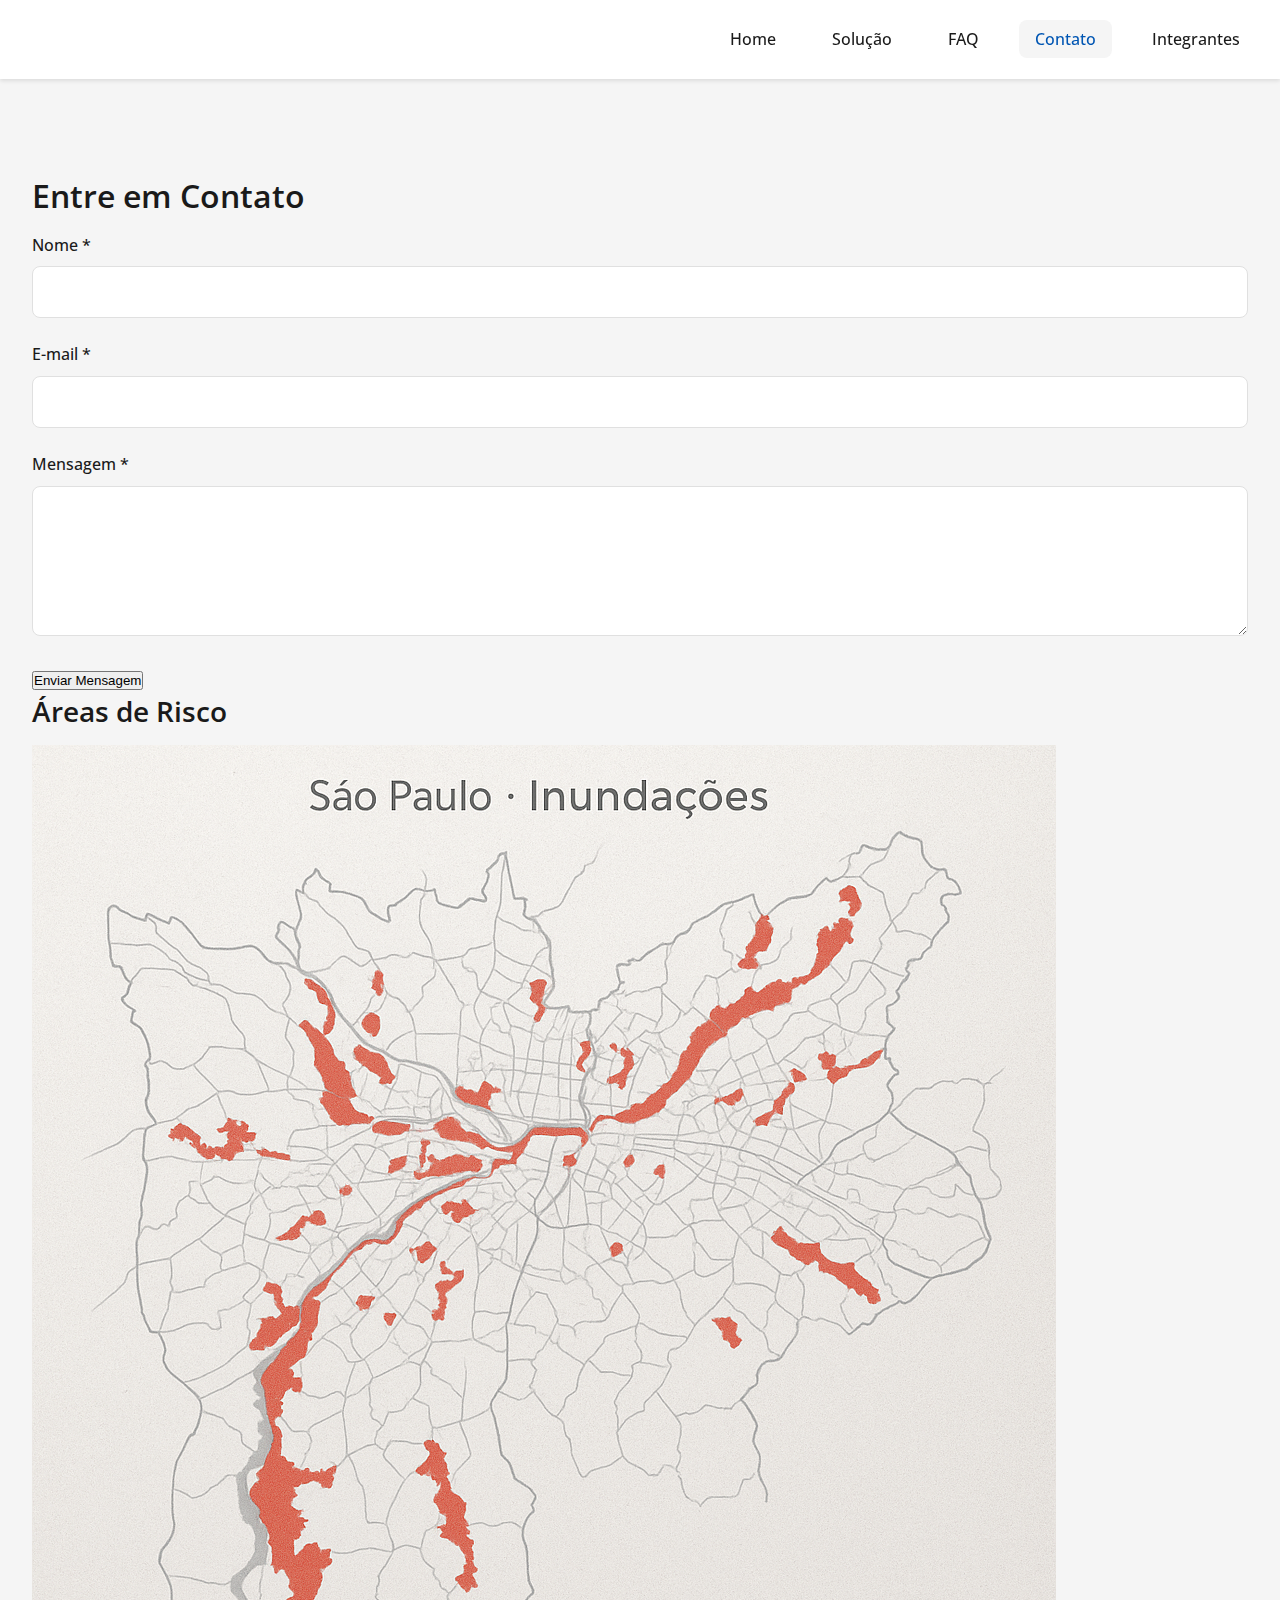
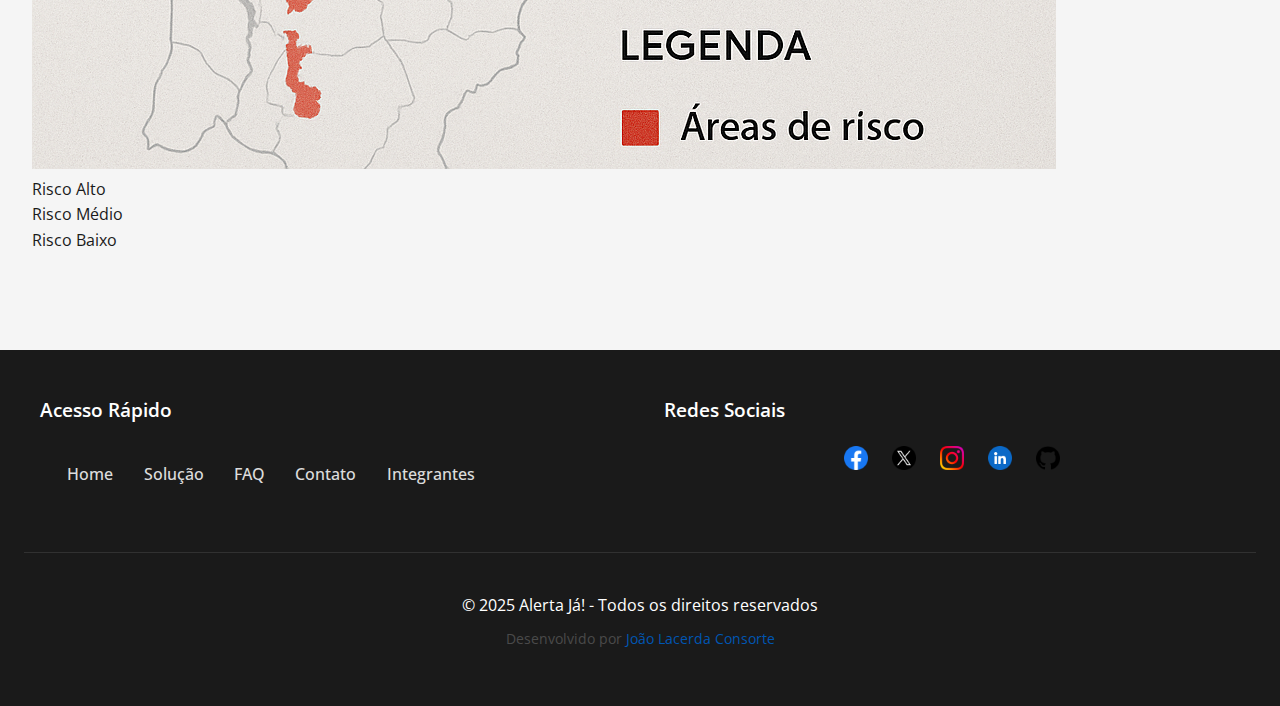
<file: contato.html>
<!DOCTYPE html>
<html lang="pt-BR">
<head>
    <meta charset="UTF-8">
    <meta name="viewport" content="width=device-width, initial-scale=1.0">
    <title>Alerta Já! - Contato</title>
    <meta name="description" content="Entre em contato com a equipe do Alerta Já! - Sistema de alerta de enchentes">

    <!-- Script principal com funcionalidades gerais -->
    <script type="text/javascript" src="js/main.js" defer></script>
    <!-- Script de validação do formulário de contato -->
    <script type="text/javascript" src="js/form-validation.js" defer></script>
    <!-- Script de funcionalidades de emergência -->
    <script type="text/javascript" src="js/emergency.js" defer></script>

    <!--Import dos Arquivos .css -->
    <link rel="stylesheet" href="css/styles.css">
    <link rel="stylesheet" href="css/menu-mobile.css">
    <link rel="icon" type="image/x-icon" href="assets/icons/favicon.ico">
</head>
<body>
    <header>
        <nav aria-label="Navegação principal">
            <div class="logo">
                <h1>Alerta Já!</h1>
            </div>
            <button class="menu-toggle" aria-label="Abrir menu" aria-expanded="false" aria-controls="menu-mobile">
                <span></span>
                <span></span>
                <span></span>
            </button>
            <ul class="nav-links" id="menu-mobile">
                <li><a href="index.html">Home</a></li>
                <li><a href="solucao.html">Solução</a></li>
                <li><a href="faq.html">FAQ</a></li>
                <li><a href="contato.html" class="active" aria-current="page">Contato</a></li>
                <li><a href="integrantes.html">Integrantes</a></li>
            </ul>
        </nav>
    </header>
    <div class="menu-overlay"></div>

    <main>
        <section class="contato-section" aria-labelledby="contato-title">
            <h2 id="contato-title">Entre em Contato</h2>
            <div class="contato-grid">
                <div class="form-container">
                    <form id="contatoForm" action="https://formsubmit.co/joaovitorlacerda51@gmail.com" method="POST">
                        <div class="form-group">
                          <label for="nome">Nome *</label>
                          <input type="text" id="nome" name="nome" required>
                          <span class="erro" id="nomeErro">Por favor, insira seu nome.</span>
                        </div>
                      
                        <div class="form-group">
                          <label for="email">E-mail *</label>
                          <input type="email" id="email" name="email" required>
                          <span class="erro" id="emailErro">Por favor, insira um e-mail válido.</span>
                        </div>
                      
                        <div class="form-group">
                          <label for="mensagem">Mensagem *</label>
                          <textarea id="mensagem" name="mensagem" required></textarea>
                          <span class="erro" id="mensagemErro">Por favor, insira sua mensagem.</span>
                        </div>
                      
                        <!-- Campos ocultos do FormSubmit -->
                        <input type="hidden" name="_captcha" value="false">
                        <input type="hidden" name="_next" value="https://alertaja.netlify.app/obrigado">
                        <input type="hidden" name="_subject" value="Nova mensagem do site Alerta Já!">
                        <input type="hidden" name="_template" value="table">
                        <input type="hidden" name="_autoresponse" value="Recebemos sua mensagem! Entraremos em contato em breve.">
                      
                        <button type="submit" class="btn-enviar">Enviar Mensagem</button>
                      </form>                      
                </div>

                <div class="mapa-container">
                    <h3>Áreas de Risco</h3>
                    <img src="assets/images/mapa-areas-risco.jpg" alt="Mapa de áreas de risco de enchentes em São Paulo e Rio de Janeiro" class="mapa-risco">
                    <div class="mapa-legenda">
                        <div class="legenda-item">
                            <span class="legenda-cor risco-alto"></span>
                            Risco Alto
                        </div>
                        <div class="legenda-item">
                            <span class="legenda-cor risco-medio"></span>
                            Risco Médio
                        </div>
                        <div class="legenda-item">
                            <span class="legenda-cor risco-baixo"></span>
                            Risco Baixo
                        </div>
                    </div>
                </div>
            </div>
        </section>
    </main>

    <footer>
        <div class="footer-content">
            <div class="footer-section">
                <h3>Acesso Rápido</h3>
                <nav class="footer-quick-access" aria-label="Acesso rápido">
                    <a href="index.html">Home</a>
                    <a href="solucao.html">Solução</a>
                    <a href="faq.html">FAQ</a>
                    <a href="contato.html">Contato</a>
                    <a href="integrantes.html">Integrantes</a>
                </nav>
            </div>
            <div class="footer-section">
                <h3>Redes Sociais</h3>
                <div class="social-links">
                    <a href="#" aria-label="Facebook do Alerta Já!">
                        <img src="assets/icons/facebook.png" alt="Facebook" style="width: 24px; height: 24px; object-fit: contain;">
                    </a>
                    <a href="#" aria-label="Twitter do Alerta Já!">
                        <img src="assets/icons/twitter.png" alt="Twitter" style="width: 24px; height: 24px; object-fit: contain;">
                    </a>
                    <a href="#" aria-label="Instagram do Alerta Já!">
                        <img src="assets/icons/instagram.png" alt="Instagram" style="width: 24px; height: 24px; object-fit: contain;">
                    </a>
                    <a href="#" aria-label="LinkedIn do Alerta Já!">
                        <img src="assets/icons/linkedin.png" alt="LinkedIn" style="width: 24px; height: 24px; object-fit: contain;">
                    </a>
                    <a href="#" aria-label="GitHub do Alerta Já!">
                        <img src="assets/icons/github.png" alt="GitHub" style="width: 24px; height: 24px; object-fit: contain;">
                    </a>
                </div>
            </div>
        </div>
        <div class="footer-bottom">
            <p>&copy; 2025 Alerta Já! - Todos os direitos reservados</p>
            <p class="author">Desenvolvido por <a href="https://github.com/joaolacerdaconsorte" target="_blank" rel="noopener noreferrer">João Lacerda Consorte</a></p>
        </div>
    </footer>
</body>
</html>
</file>
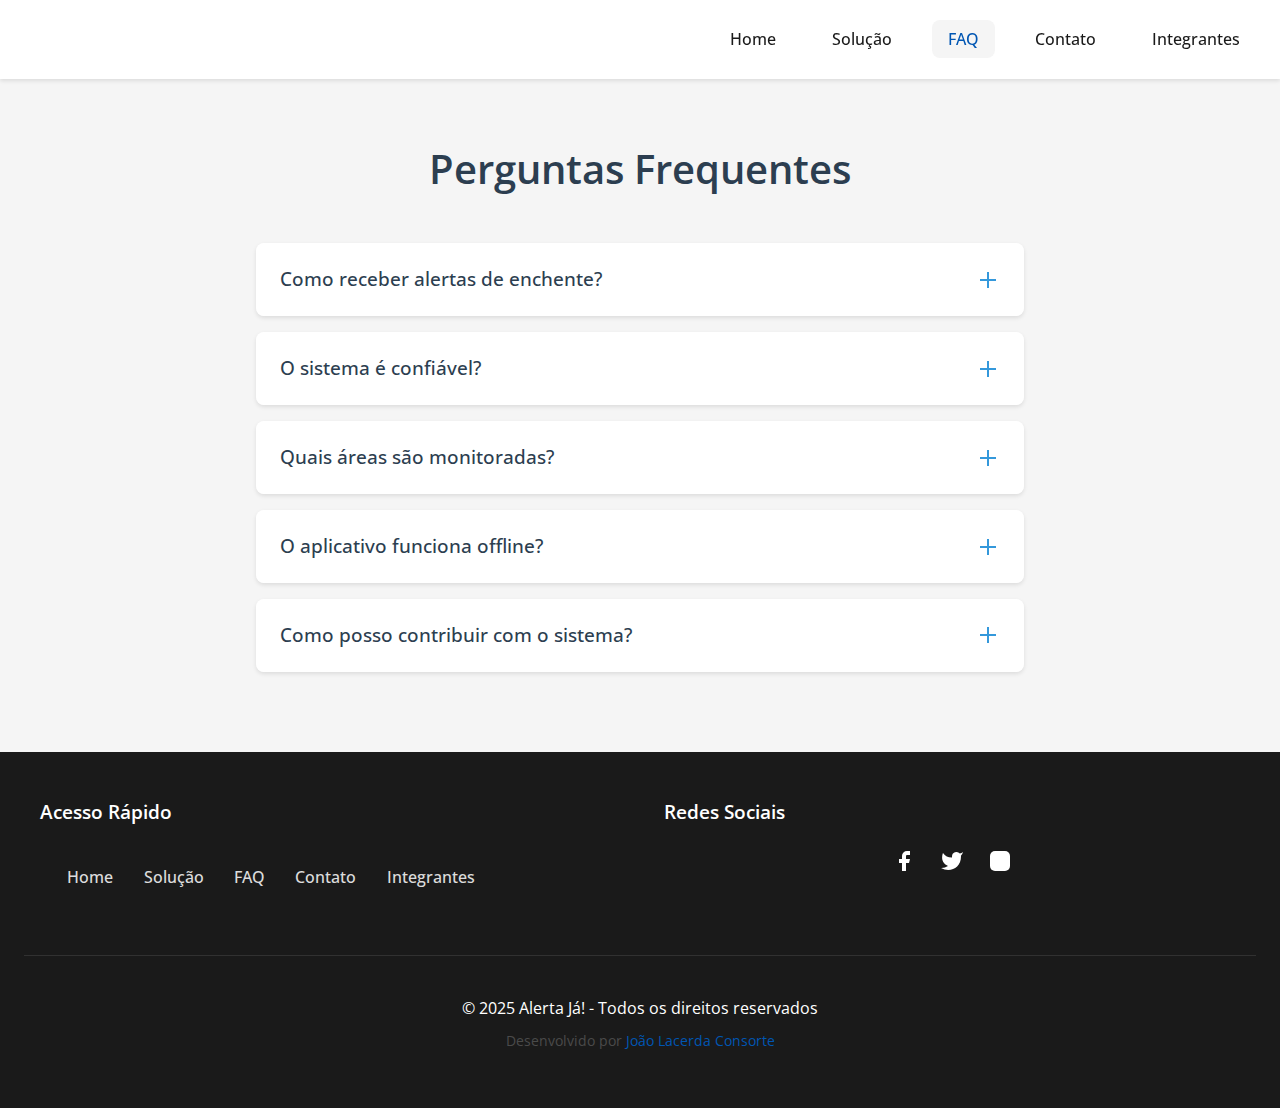
<file: faq.html>
<!DOCTYPE html>
<html lang="pt-BR">
<head>
    <meta charset="UTF-8">
    <meta name="viewport" content="width=device-width, initial-scale=1.0">
    <title>Alerta Já! - Perguntas Frequentes</title>
    <meta name="description" content="Tire suas dúvidas sobre o sistema de alerta de enchentes Alerta Já!">
    <link rel="stylesheet" href="css/styles.css">
    <link rel="icon" type="image/x-icon" href="assets/icons/favicon.ico">
    <style>
        .faq-section {
            padding: 4rem 1rem;
            max-width: 800px;
            margin: 0 auto;
        }

        .faq-section h2 {
            text-align: center;
            color: #2c3e50;
            margin-bottom: 3rem;
            font-size: 2.5rem;
        }

        .faq-list {
            list-style: none;
            padding: 0;
        }

        .faq-item {
            margin-bottom: 1rem;
            border-radius: 8px;
            box-shadow: 0 2px 4px rgba(0, 0, 0, 0.1);
            overflow: hidden;
        }

        .faq-question {
            background: #fff;
            padding: 1.5rem;
            cursor: pointer;
            display: flex;
            justify-content: space-between;
            align-items: center;
            transition: background-color 0.3s ease;
        }

        .faq-question:hover {
            background: #f8f9fa;
        }

        .faq-question h3 {
            margin: 0;
            color: #2c3e50;
            font-size: 1.2rem;
            font-weight: 500;
        }

        .faq-toggle {
            width: 24px;
            height: 24px;
            position: relative;
            transition: transform 0.3s ease;
        }

        .faq-toggle::before,
        .faq-toggle::after {
            content: '';
            position: absolute;
            background: #3498db;
            transition: transform 0.3s ease;
        }

        .faq-toggle::before {
            width: 2px;
            height: 16px;
            top: 4px;
            left: 11px;
        }

        .faq-toggle::after {
            width: 16px;
            height: 2px;
            top: 11px;
            left: 4px;
        }

        .faq-item.active .faq-toggle::before {
            transform: rotate(90deg);
        }

        .faq-answer {
            background: #fff;
            padding: 0;
            max-height: 0;
            overflow: hidden;
            transition: all 0.3s ease;
        }

        .faq-answer p {
            margin: 0;
            padding: 1.5rem;
            color: #666;
            line-height: 1.6;
        }

        .faq-item.active .faq-answer {
            max-height: 500px;
            border-top: 1px solid #eee;
        }

        @media (max-width: 768px) {
            .faq-section {
                padding: 2rem 1rem;
            }

            .faq-section h2 {
                font-size: 2rem;
                margin-bottom: 2rem;
            }

            .faq-question h3 {
                font-size: 1.1rem;
            }
        }
    </style>
</head>
<body>
    <header>
        <nav aria-label="Navegação principal">
            <div class="logo">
                <h1>Alerta Já!</h1>
            </div>
            <ul class="nav-links">
                <li><a href="index.html">Home</a></li>
                <li><a href="solucao.html">Solução</a></li>
                <li><a href="faq.html" class="active" aria-current="page">FAQ</a></li>
                <li><a href="contato.html">Contato</a></li>
                <li><a href="integrantes.html">Integrantes</a></li>
            </ul>
        </nav>
    </header>

    <main>
        <section class="faq-section" aria-labelledby="faq-title">
            <h2 id="faq-title">Perguntas Frequentes</h2>
            <dl class="faq-list">
                <div class="faq-item">
                    <dt class="faq-question">
                        <h3>Como receber alertas de enchente?</h3>
                        <span class="faq-toggle" aria-hidden="true"></span>
                    </dt>
                    <dd class="faq-answer">
                        <p>Para receber alertas, basta baixar o aplicativo Alerta Já! e criar uma conta. Após o cadastro, você poderá ativar as notificações e selecionar as áreas de interesse para monitoramento. O app enviará alertas em tempo real quando houver risco de enchente nas regiões selecionadas.</p>
                    </dd>
                </div>

                <div class="faq-item">
                    <dt class="faq-question">
                        <h3>O sistema é confiável?</h3>
                        <span class="faq-toggle" aria-hidden="true"></span>
                    </dt>
                    <dd class="faq-answer">
                        <p>Sim! O Alerta Já! utiliza tecnologia avançada de sensores e análise de dados em tempo real. Nossos sensores são calibrados regularmente e o sistema é constantemente atualizado com dados meteorológicos oficiais. A precisão dos alertas é superior a 95%.</p>
                    </dd>
                </div>

                <div class="faq-item">
                    <dt class="faq-question">
                        <h3>Quais áreas são monitoradas?</h3>
                        <span class="faq-toggle" aria-hidden="true"></span>
                    </dt>
                    <dd class="faq-answer">
                        <p>Atualmente, o sistema monitora todas as regiões da cidade de São Paulo, com foco especial em áreas historicamente afetadas por enchentes. Estamos em constante expansão e em breve cobriremos outras cidades do estado. Você pode verificar a cobertura atual no mapa interativo do aplicativo.</p>
                    </dd>
                </div>

                <div class="faq-item">
                    <dt class="faq-question">
                        <h3>O aplicativo funciona offline?</h3>
                        <span class="faq-toggle" aria-hidden="true"></span>
                    </dt>
                    <dd class="faq-answer">
                        <p>Sim! O Alerta Já! mantém um cache dos dados mais recentes e pode funcionar mesmo sem conexão com a internet. No entanto, para receber alertas em tempo real, é necessário ter conexão ativa. Recomendamos manter os dados móveis ou Wi-Fi ativos para melhor experiência.</p>
                    </dd>
                </div>

                <div class="faq-item">
                    <dt class="faq-question">
                        <h3>Como posso contribuir com o sistema?</h3>
                        <span class="faq-toggle" aria-hidden="true"></span>
                    </dt>
                    <dd class="faq-answer">
                        <p>Você pode contribuir de várias formas: reportando problemas através do app, compartilhando fotos e informações sobre condições locais, e participando da comunidade de usuários. Além disso, você pode ajudar outros usuários compartilhando o aplicativo e conscientizando sobre a importância da prevenção.</p>
                    </dd>
                </div>
            </dl>
        </section>
    </main>

    <footer>
        <div class="footer-content">
            <div class="footer-section">
                <h3>Acesso Rápido</h3>
                <nav class="footer-quick-access" aria-label="Acesso rápido">
                    <a href="index.html">Home</a>
                    <a href="solucao.html">Solução</a>
                    <a href="faq.html">FAQ</a>
                    <a href="contato.html">Contato</a>
                    <a href="integrantes.html">Integrantes</a>
                </nav>
            </div>
            <div class="footer-section">
                <h3>Redes Sociais</h3>
                <div class="social-links">
                    <a href="#" aria-label="Facebook do Alerta Já!">
                        <svg class="social-icon" viewBox="0 0 24 24" fill="currentColor" aria-hidden="true">
                            <path d="M18 2h-3a5 5 0 0 0-5 5v3H7v4h3v8h4v-8h3l1-4h-4V7a1 1 0 0 1 1-1h3z"/>
                        </svg>
                    </a>
                    <a href="#" aria-label="Twitter do Alerta Já!">
                        <svg class="social-icon" viewBox="0 0 24 24" fill="currentColor" aria-hidden="true">
                            <path d="M23 3a10.9 10.9 0 0 1-3.14 1.53 4.48 4.48 0 0 0-7.86 3v1A10.66 10.66 0 0 1 3 4s-4 9 5 13a11.64 11.64 0 0 1-7 2c9 5 20 0 20-11.5a4.5 4.5 0 0 0-.08-.83A7.72 7.72 0 0 0 23 3z"/>
                        </svg>
                    </a>
                    <a href="#" aria-label="Instagram do Alerta Já!">
                        <svg class="social-icon" viewBox="0 0 24 24" fill="currentColor" aria-hidden="true">
                            <rect x="2" y="2" width="20" height="20" rx="5" ry="5"/>
                            <path d="M16 11.37A4 4 0 1 1 12.63 8 4 4 0 0 1 16 11.37z"/>
                            <line x1="17.5" y1="6.5" x2="17.51" y2="6.5"/>
                        </svg>
                    </a>
                </div>
            </div>
        </div>
        <div class="footer-bottom">
            <p>&copy; 2025 Alerta Já! - Todos os direitos reservados</p>
            <p class="author">Desenvolvido por <a href="https://github.com/joaolacerdaconsorte" target="_blank" rel="noopener noreferrer">João Lacerda Consorte</a></p>
        </div>
    </footer>

    <script>
        document.addEventListener('DOMContentLoaded', function() {
            const faqItems = document.querySelectorAll('.faq-item');
            
            faqItems.forEach(item => {
                const question = item.querySelector('.faq-question');
                const answer = item.querySelector('.faq-answer');
                
                question.addEventListener('click', () => {
                    const isActive = item.classList.contains('active');
                    
                    // Fecha todos os outros itens
                    faqItems.forEach(otherItem => {
                        if (otherItem !== item) {
                            otherItem.classList.remove('active');
                            otherItem.querySelector('.faq-answer').style.maxHeight = '0';
                        }
                    });
                    
                    // Toggle do item atual
                    item.classList.toggle('active');
                    answer.style.maxHeight = isActive ? '0' : answer.scrollHeight + 'px';
                });
            });
        });
    </script>
</body>
</html>
</file>
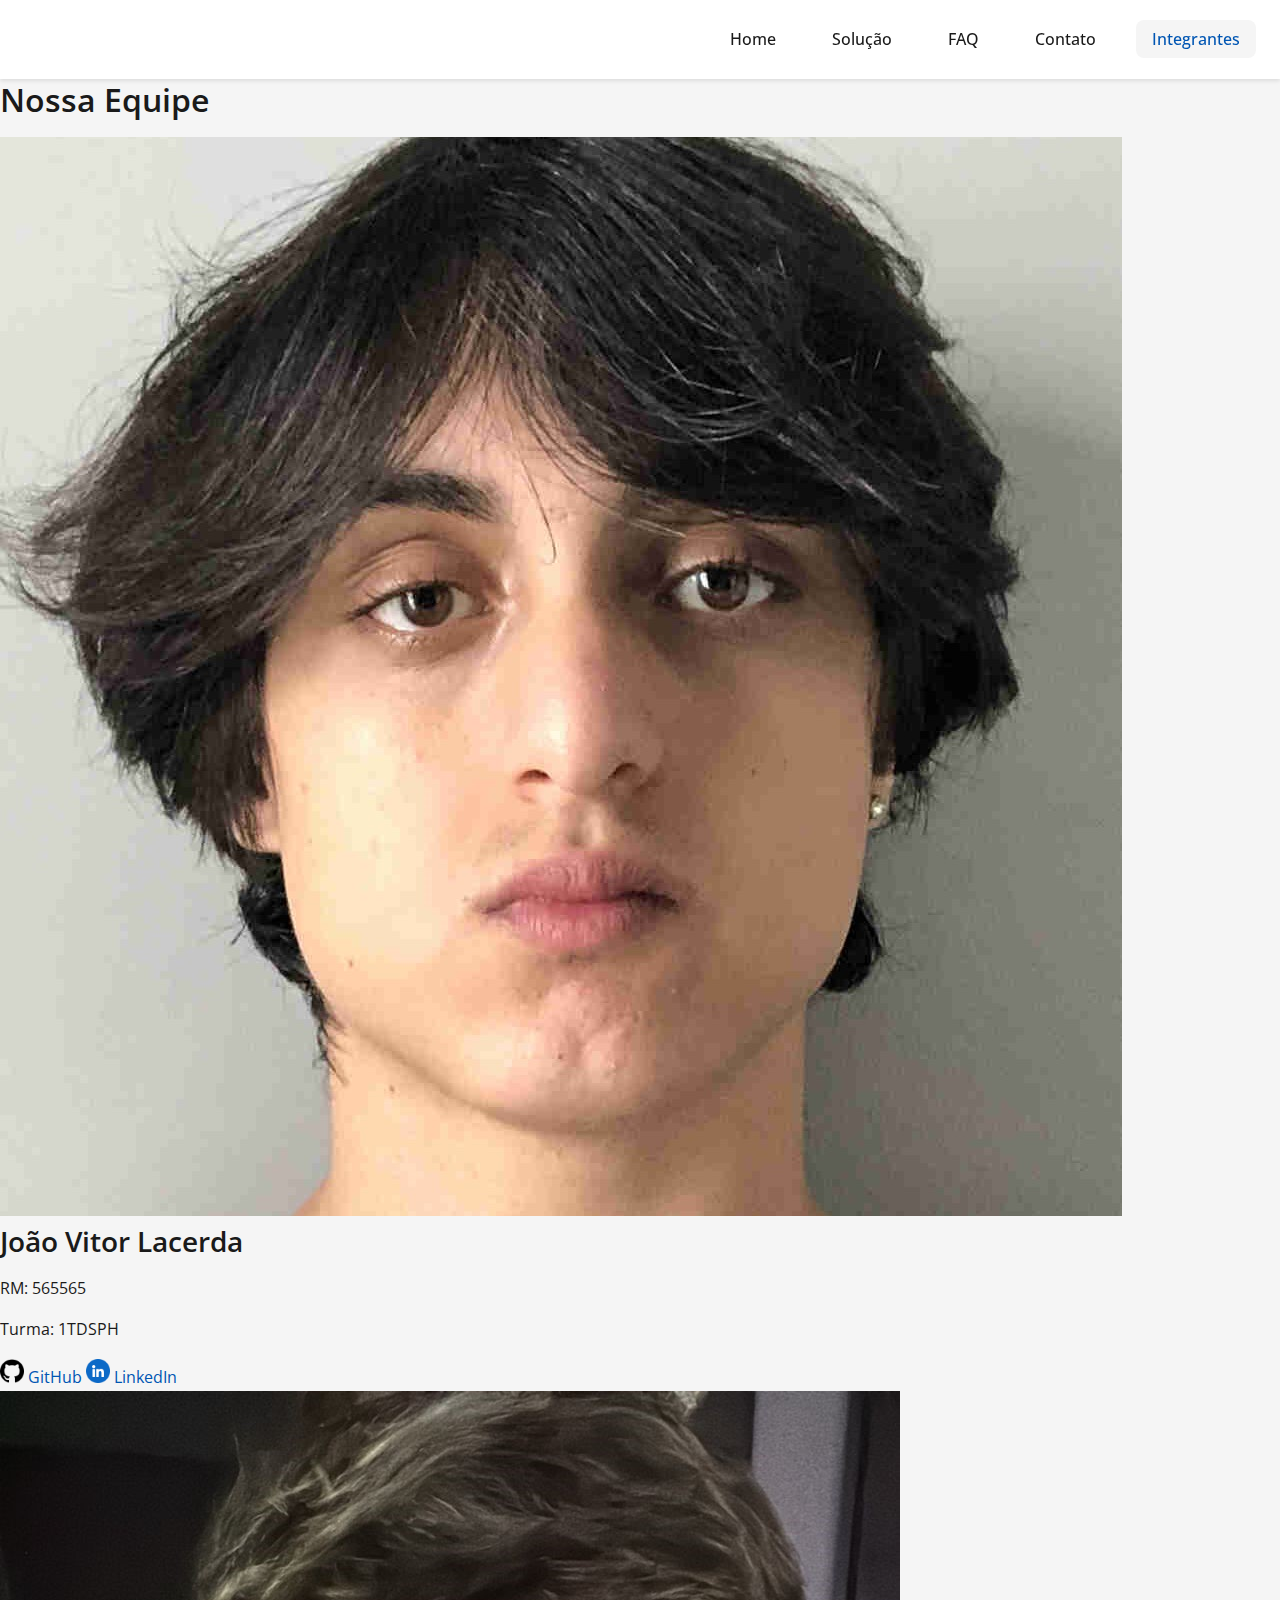
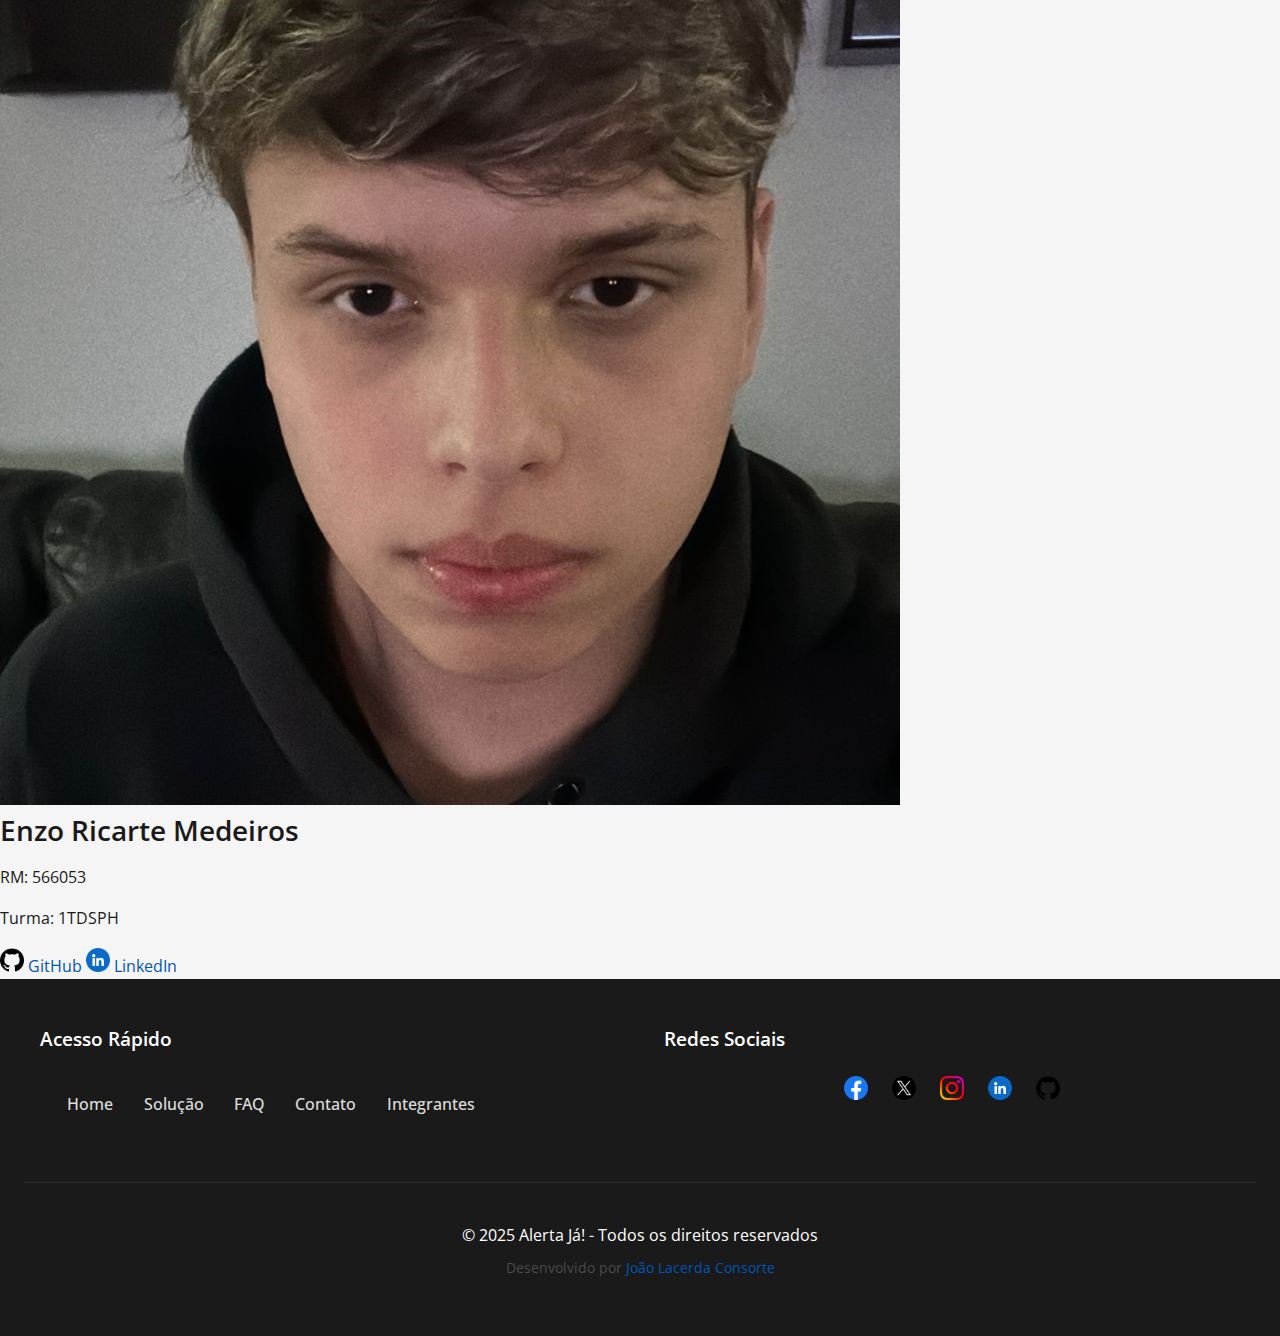
<file: integrantes.html>
<!DOCTYPE html>
<html lang="pt-BR">
<head>
    <meta charset="UTF-8">
    <meta name="viewport" content="width=device-width, initial-scale=1.0">
    <title>Alerta Já! - Nossa Equipe</title>
    <meta name="description" content="Conheça a equipe por trás do Alerta Já! - Sistema de alerta de enchentes">

    <!--Import Dos scripts com defer-->
    <script src="js/main.js" defer></script>
    <script src="js/emergency.js" defer></script>


    <!-- Import dos arquivos .css-->
    <link rel="stylesheet" href="css/styles.css">
    <link rel="stylesheet" href="css/menu-mobile.css">
    <link rel="icon" type="image/x-icon" href="assets/icons/favicon.ico">
</head>
<body>
    <header>
        <nav aria-label="Navegação principal">
            <div class="logo">
                <h1>Alerta Já!</h1>
            </div>
            <button class="menu-toggle" aria-label="Abrir menu" aria-expanded="false" aria-controls="menu-mobile">
                <span></span>
                <span></span>
                <span></span>
            </button>
            <ul class="nav-links" id="menu-mobile">
                <li><a href="index.html">Home</a></li>
                <li><a href="solucao.html">Solução</a></li>
                <li><a href="faq.html">FAQ</a></li>
                <li><a href="contato.html">Contato</a></li>
                <li><a href="integrantes.html" class="active" aria-current="page">Integrantes</a></li>
            </ul>
        </nav>
    </header>
    <div class="menu-overlay"></div>

    <main>
        <section class="equipe" aria-labelledby="equipe-title">
            <h2 id="equipe-title">Nossa Equipe</h2>
            <div class="equipe-grid">
                <div class="membro">
                    <img src="assets/images/team/member1.jpg" alt="Foto de João Vitor Lacerda" class="membro-foto">
                    <h3>João Vitor Lacerda</h3>
                    <div class="membro-info">
                        <p>RM: 565565</p>
                        <p>Turma: 1TDSPH</p>
                    </div>
                    <div class="membro-links">
                        <a href="https://github.com/joaolacerdaconsorte" target="_blank" rel="noopener noreferrer" aria-label="GitHub do Membro 1">
                            <img src="assets/icons/github.png" alt="GitHub" style="width: 24px; height: 24px; object-fit: contain;">
                            GitHub
                        </a>
                        <a href="https://linkedin.com/" target="_blank" rel="noopener noreferrer" aria-label="LinkedIn do Membro 1">
                            <img src="assets/icons/linkedin.png" alt="LinkedIn" style="width: 24px; height: 24px; object-fit: contain;">
                            LinkedIn
                        </a>
                    </div>
                </div>

                <div class="membro">
                    <img src="assets/images/team/member2.jpg" alt="Foto de Enzo Ricarte Medeiros" class="membro-foto">
                    <h3>Enzo Ricarte Medeiros</h3>
                    <div class="membro-info">
                        <p>RM: 566053</p>
                        <p>Turma: 1TDSPH</p>
                    </div>
                    <div class="membro-links">
                        <a href="https://github.com/ricarteenzo" target="_blank" rel="noopener noreferrer" aria-label="GitHub do Membro 2">
                            <img src="assets/icons/github.png" alt="GitHub" style="width: 24px; height: 24px; object-fit: contain;">
                            GitHub
                        </a>
                        <a href="https://linkedin.com/" target="_blank" rel="noopener noreferrer" aria-label="LinkedIn do Membro 2">
                            <img src="assets/icons/linkedin.png" alt="LinkedIn" style="width: 24px; height: 24px; object-fit: contain;">
                            LinkedIn
                        </a>
                    </div>
                </div>
            </div>
        </section>
    </main>

    <footer>
        <div class="footer-content">
            <div class="footer-section">
                <h3>Acesso Rápido</h3>
                <nav class="footer-quick-access" aria-label="Acesso rápido">
                    <a href="index.html">Home</a>
                    <a href="solucao.html">Solução</a>
                    <a href="faq.html">FAQ</a>
                    <a href="contato.html">Contato</a>
                    <a href="integrantes.html">Integrantes</a>
                </nav>
            </div>
            <div class="footer-section">
                <h3>Redes Sociais</h3>
                <div class="social-links">
                    <a href="#" aria-label="Facebook do Alerta Já!">
                        <img src="assets/icons/facebook.png" alt="Facebook" style="width: 24px; height: 24px; object-fit: contain;">
                    </a>
                    <a href="#" aria-label="Twitter do Alerta Já!">
                        <img src="assets/icons/twitter.png" alt="Twitter" style="width: 24px; height: 24px; object-fit: contain;">
                    </a>
                    <a href="#" aria-label="Instagram do Alerta Já!">
                        <img src="assets/icons/instagram.png" alt="Instagram" style="width: 24px; height: 24px; object-fit: contain;">
                    </a>
                    <a href="#" aria-label="LinkedIn do Alerta Já!">
                        <img src="assets/icons/linkedin.png" alt="LinkedIn" style="width: 24px; height: 24px; object-fit: contain;">
                    </a>
                    <a href="#" aria-label="GitHub do Alerta Já!">
                        <img src="assets/icons/github.png" alt="GitHub" style="width: 24px; height: 24px; object-fit: contain;">
                    </a>
                </div>
            </div>
        </div>
        <div class="footer-bottom">
            <p>&copy; 2025 Alerta Já! - Todos os direitos reservados</p>
            <p class="author">Desenvolvido por <a href="https://github.com/joaolacerdaconsorte" target="_blank" rel="noopener noreferrer">João Lacerda Consorte</a></p>
        </div>
    </footer>

</body>
</html>
</file>
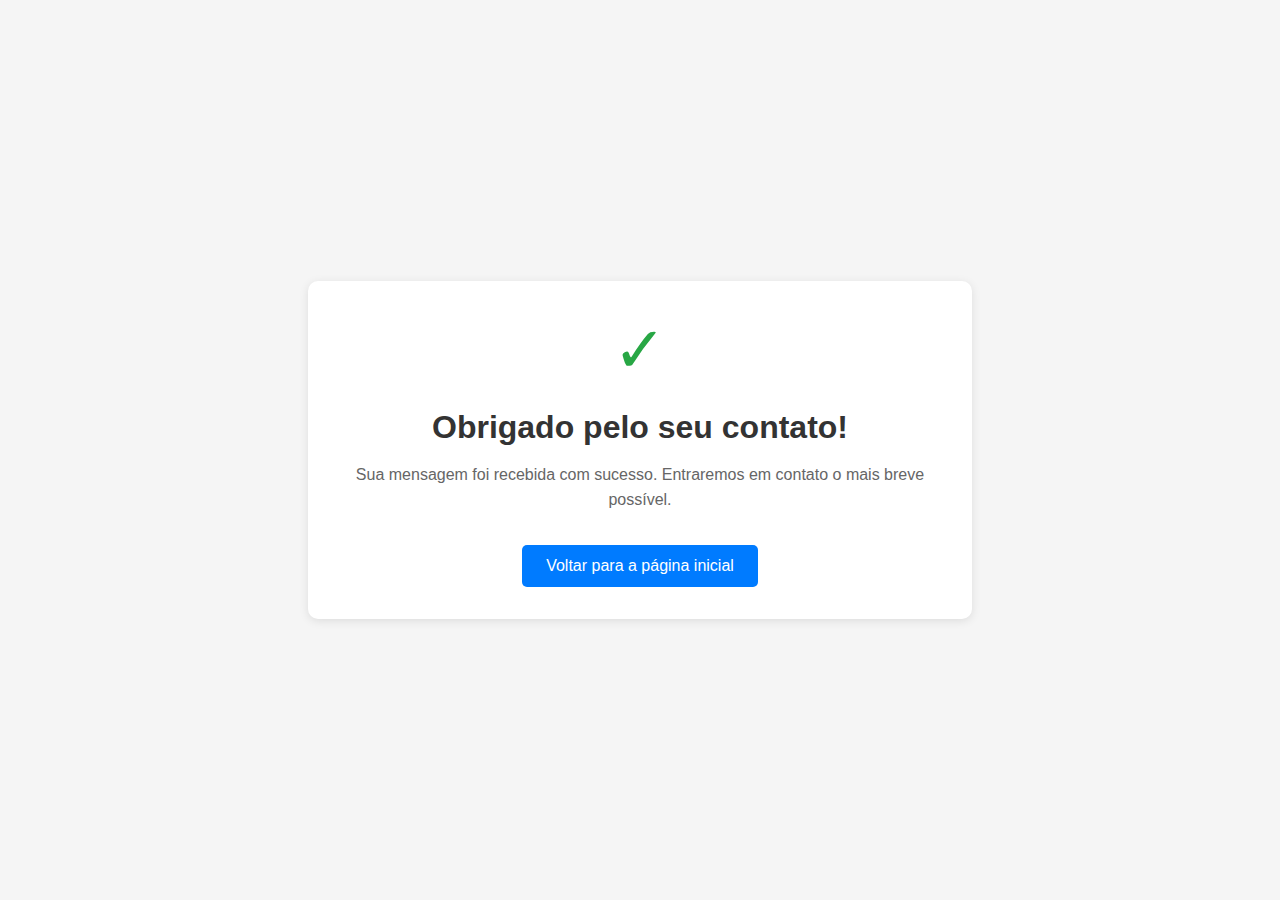
<file: obrigado.html>
<!DOCTYPE html>
<html lang="pt-BR">
<head>
    <meta charset="UTF-8">
    <meta name="viewport" content="width=device-width, initial-scale=1.0">
    <title>Obrigado!</title>
    <style>
        body {
            font-family: Arial, sans-serif;
            margin: 0;
            padding: 0;
            display: flex;
            justify-content: center;
            align-items: center;
            min-height: 100vh;
            background-color: #f5f5f5;
        }
        .container {
            text-align: center;
            padding: 2rem;
            background-color: white;
            border-radius: 10px;
            box-shadow: 0 2px 10px rgba(0, 0, 0, 0.1);
            max-width: 600px;
            width: 90%;
        }
        h1 {
            color: #333;
            margin-bottom: 1rem;
        }
        p {
            color: #666;
            line-height: 1.6;
            margin-bottom: 2rem;
        }
        .btn {
            display: inline-block;
            padding: 12px 24px;
            background-color: #007bff;
            color: white;
            text-decoration: none;
            border-radius: 5px;
            transition: background-color 0.3s;
        }
        .btn:hover {
            background-color: #0056b3;
        }
        .icon {
            font-size: 4rem;
            color: #28a745;
            margin-bottom: 1rem;
        }
    </style>
</head>
<body>
    <div class="container">
        <div class="icon">✓</div>
        <h1>Obrigado pelo seu contato!</h1>
        <p>Sua mensagem foi recebida com sucesso. Entraremos em contato o mais breve possível.</p>
        <a href="index.html" class="btn">Voltar para a página inicial</a>
    </div>
</body>
</html>
</file>
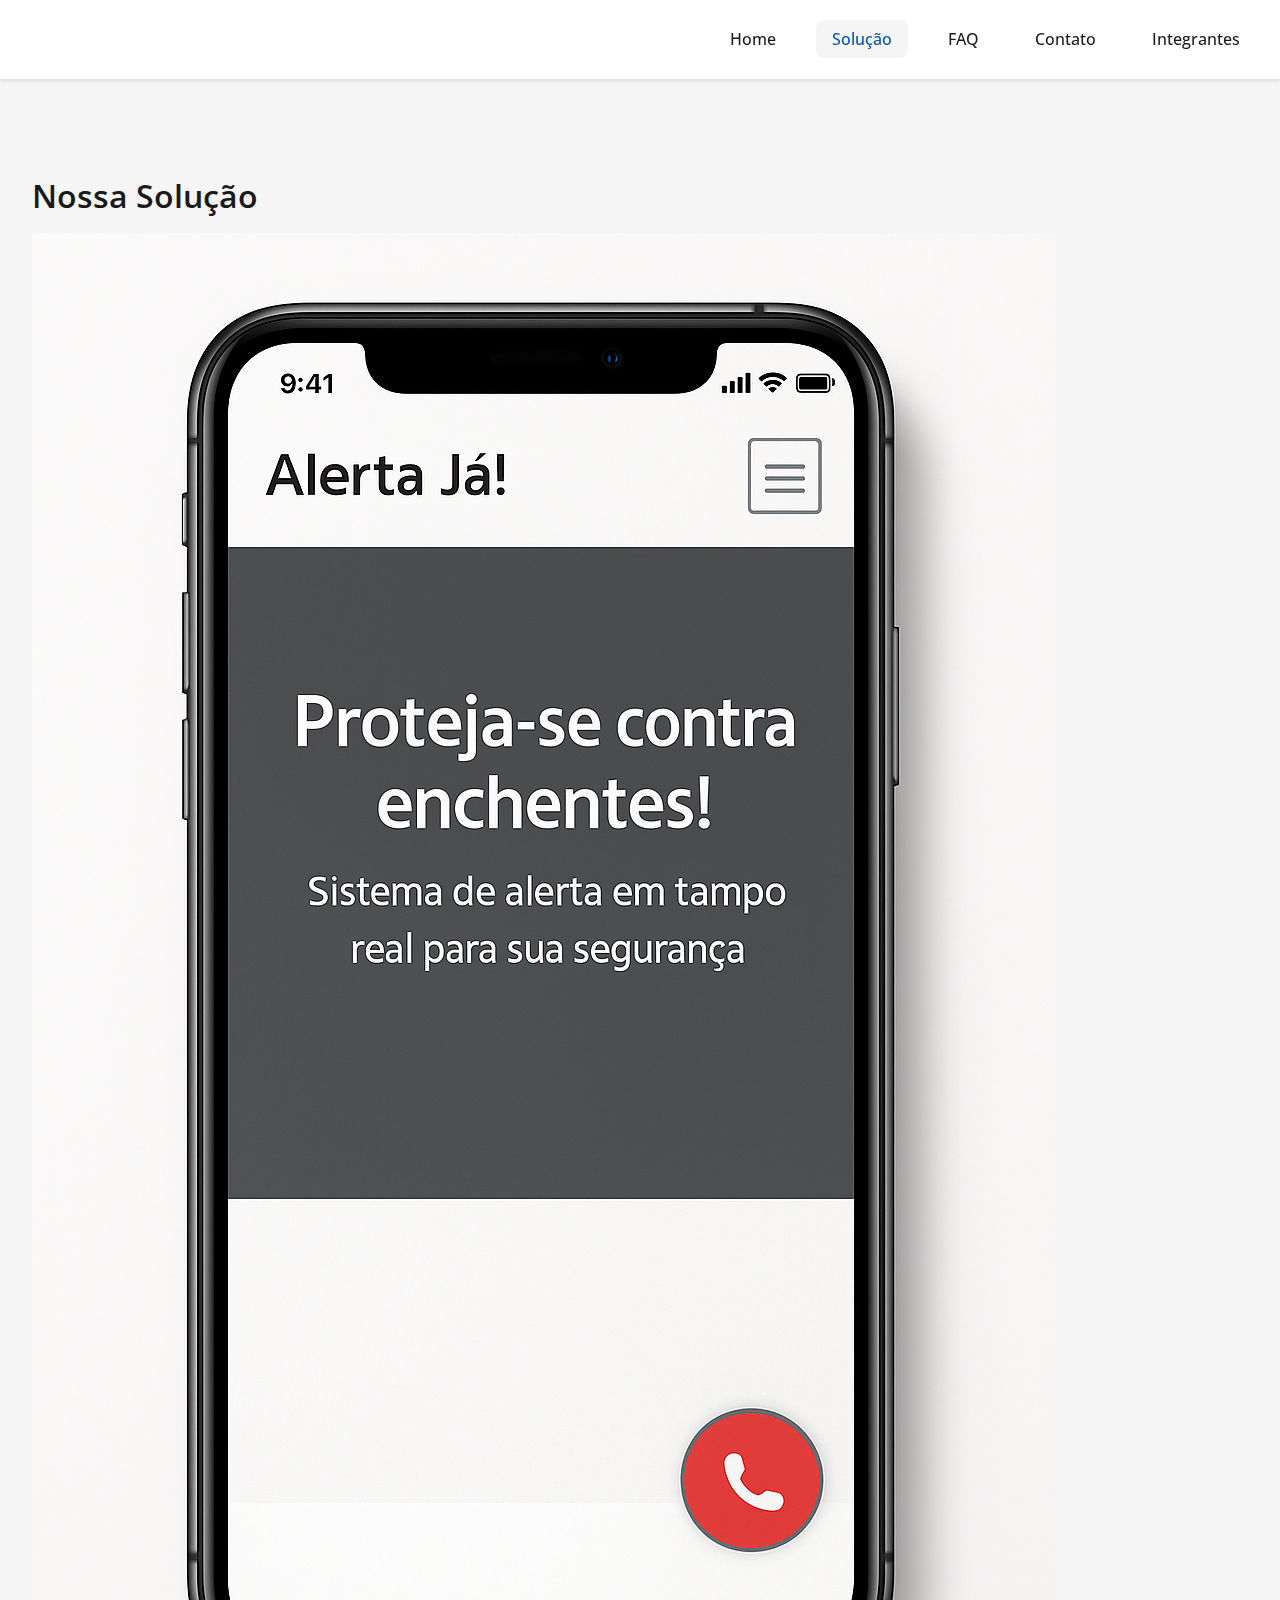
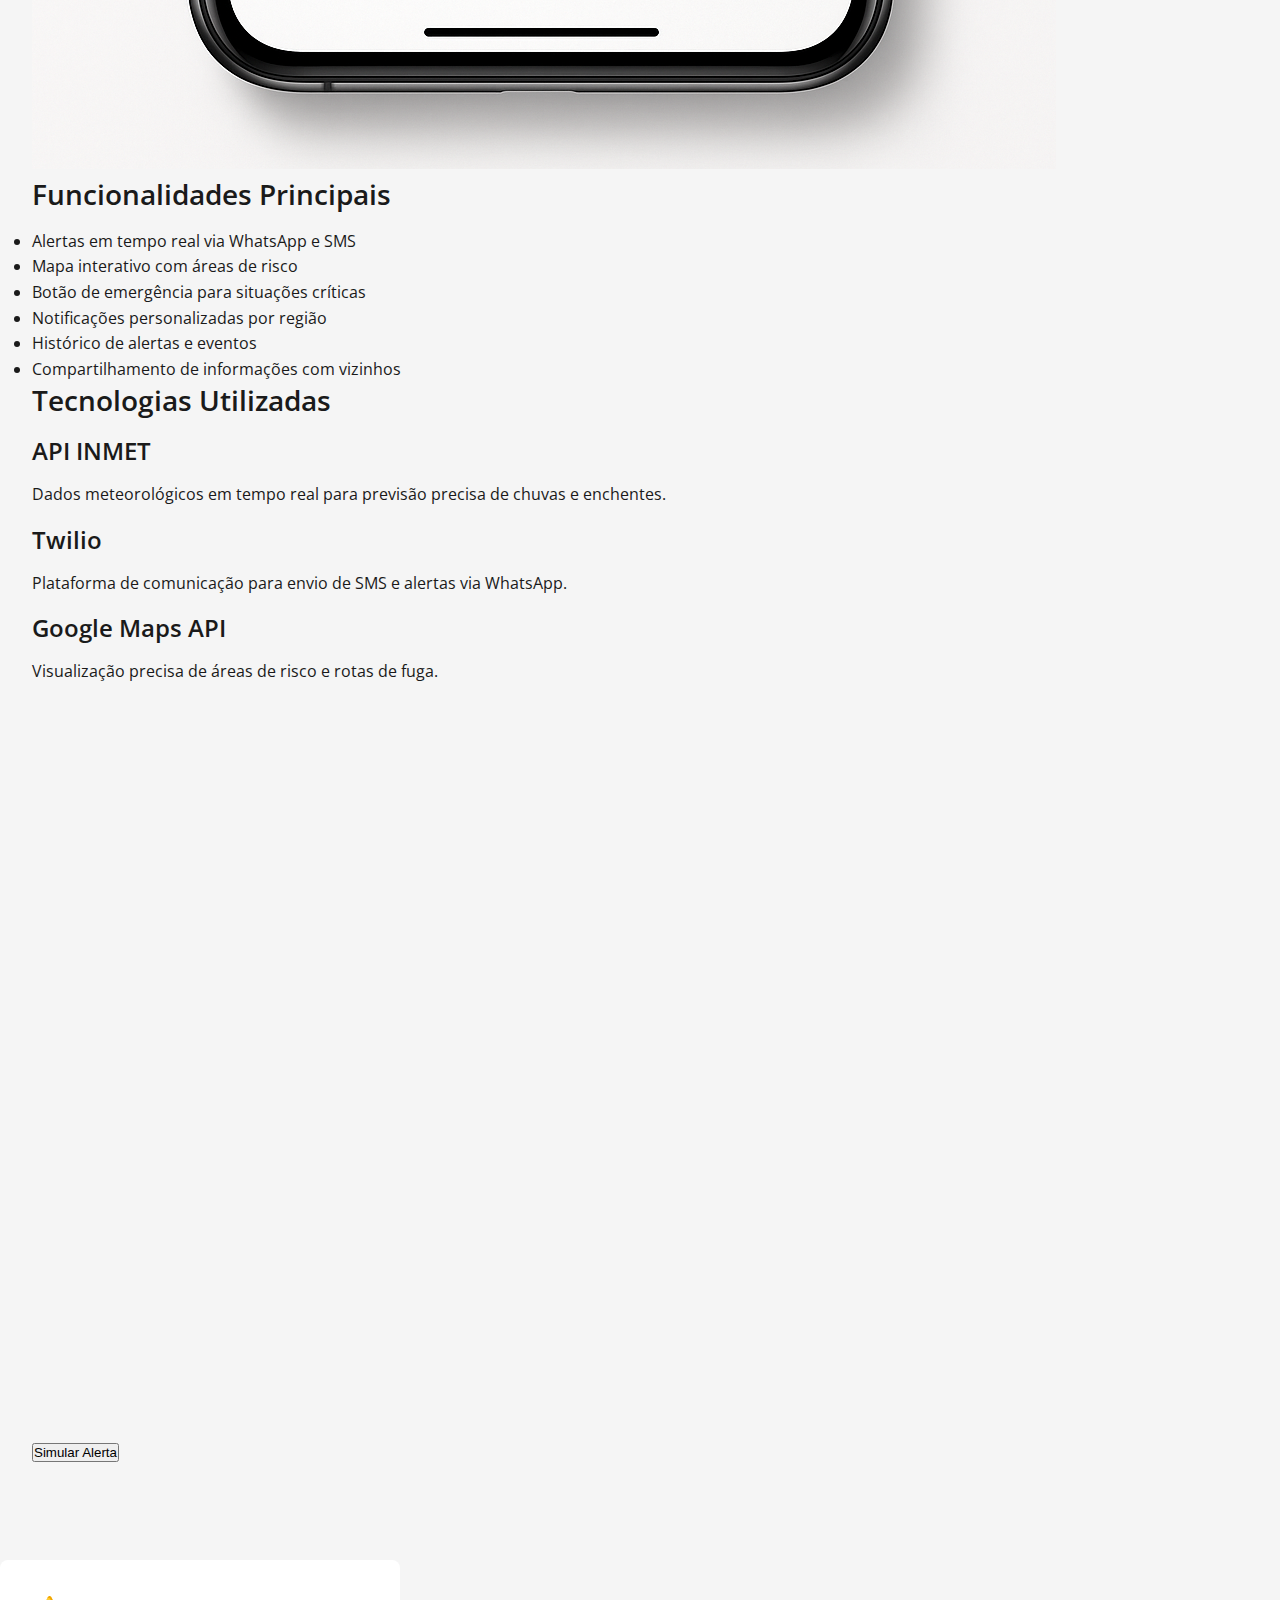
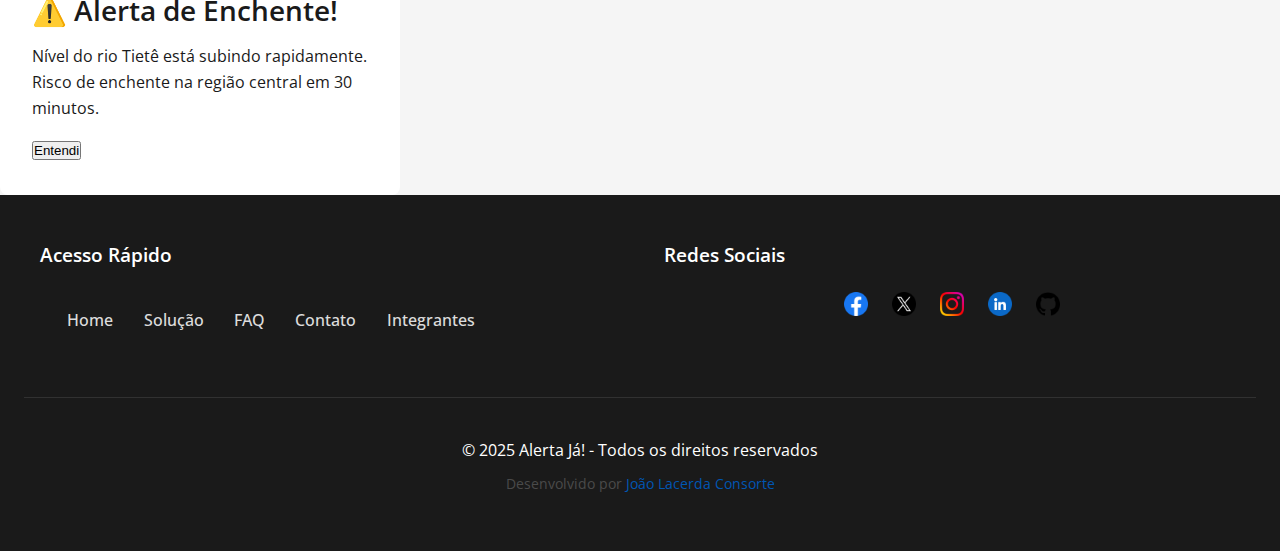
<file: solucao.html>
<!DOCTYPE html>
<html lang="pt-BR">
<head>
    <meta charset="UTF-8">
    <meta name="viewport" content="width=device-width, initial-scale=1.0">
    <title>Alerta Já! - Nossa Solução</title>
    <meta name="description" content="Conheça a solução Alerta Já! - Sistema inteligente de alerta de enchentes">

    <!--Import Dos scripts com defer-->
    <script src="js/main.js" defer></script>
    <script src="js/emergency.js" defer></script>
    <script src="js/mapa-interativo.js" defer></script>

    <!--Import dos Arquivos .css -->
    <link rel="stylesheet" href="css/styles.css">
    <link rel="stylesheet" href="css/menu-mobile.css">
    <link rel="icon" type="image/x-icon" href="assets/icons/favicon.ico">
</head>
<body>
    <header>
        <nav aria-label="Navegação principal">
            <div class="logo">
                <h1>Alerta Já!</h1>
            </div>
            <button class="menu-toggle" aria-label="Abrir menu" aria-expanded="false" aria-controls="menu-mobile">
                <span></span>
                <span></span>
                <span></span>
            </button>
            <ul class="nav-links" id="menu-mobile">
                <li><a href="index.html">Home</a></li>
                <li><a href="solucao.html" class="active" aria-current="page">Solução</a></li>
                <li><a href="faq.html">FAQ</a></li>
                <li><a href="contato.html">Contato</a></li>
                <li><a href="integrantes.html">Integrantes</a></li>
            </ul>
        </nav>
    </header>
    <div class="menu-overlay"></div>

    <main>
        <section class="solucao-section" aria-labelledby="solucao-title">
            <h2 id="solucao-title">Nossa Solução</h2>
            <div class="solucao-grid">
                <div class="mockup-container">
                    <img src="assets/images/app-mockup.png" alt="Mockup do aplicativo Alerta Já! mostrando a interface principal" class="mockup">
                </div>

                <div class="funcionalidades">
                    <h3>Funcionalidades Principais</h3>
                    <ul>
                        <li>Alertas em tempo real via WhatsApp e SMS</li>
                        <li>Mapa interativo com áreas de risco</li>
                        <li>Botão de emergência para situações críticas</li>
                        <li>Notificações personalizadas por região</li>
                        <li>Histórico de alertas e eventos</li>
                        <li>Compartilhamento de informações com vizinhos</li>
                    </ul>
                </div>
            </div>

            <div class="tecnologias">
                <h3>Tecnologias Utilizadas</h3>
                <div class="tecnologias-grid">
                    <div class="tecnologia-card">
                        <h4>API INMET</h4>
                        <p>Dados meteorológicos em tempo real para previsão precisa de chuvas e enchentes.</p>
                    </div>
                    <div class="tecnologia-card">
                        <h4>Twilio</h4>
                        <p>Plataforma de comunicação para envio de SMS e alertas via WhatsApp.</p>
                    </div>
                    <div class="tecnologia-card">
                        <h4>Google Maps API</h4>
                        <p>Visualização precisa de áreas de risco e rotas de fuga.</p>
                    </div>
                </div>
            </div>


            <!-- NOVO CONTEÚDO SOBRE O TEMA -->
            <section class="contexto-enchentes" aria-labelledby="contexto-title">
                <h3 id="contexto-title">Por que o Alerta Já! é importante?</h3>
                <p>
                    As enchentes são um dos maiores desafios enfrentados por cidades brasileiras, causando prejuízos materiais, riscos à vida e impactos sociais severos. Muitas vezes, a população não recebe alertas a tempo ou não sabe como agir diante de uma emergência. O <strong>Alerta Já!</strong> surge para preencher essa lacuna, oferecendo informação rápida, confiável e acessível para todos.
                </p>
                <ul>
                    <li><strong>Prevenção:</strong> Alertas antecipados ajudam a salvar vidas e reduzir danos.</li>
                    <li><strong>Comunicação eficiente:</strong> Notificações chegam diretamente no WhatsApp e SMS, mesmo para quem não tem internet constante.</li>
                    <li><strong>Engajamento comunitário:</strong> Permite que vizinhos compartilhem informações e se ajudem mutuamente.</li>
                </ul>
            </section>

            <section class="como-funciona" aria-labelledby="funciona-title">
                <h3 id="funciona-title">Como funciona o Alerta Já!</h3>
                <ol>
                    <li><strong>Monitoramento:</strong> O sistema coleta dados de chuva, nível de rios e previsões meteorológicas em tempo real.</li>
                    <li><strong>Análise inteligente:</strong> Algoritmos identificam padrões de risco e disparam alertas automáticos.</li>
                    <li><strong>Envio de alertas:</strong> Usuários recebem notificações personalizadas por região e canal preferido.</li>
                    <li><strong>Ação rápida:</strong> O botão de emergência permite pedir ajuda ou avisar autoridades instantaneamente.</li>
                </ol>
            </section>

            <section class="beneficios" aria-labelledby="beneficios-title">
                <h3 id="beneficios-title">Benefícios para a Comunidade</h3>
                <ul>
                    <li>Redução de riscos e prejuízos em enchentes</li>
                    <li>Maior sensação de segurança para famílias</li>
                    <li>Facilidade de acesso à informação crítica</li>
                    <li>Fortalecimento da rede de apoio local</li>
                </ul>
            </section>

            <section class="mini-faq" aria-labelledby="mini-faq-title">
                <h3 id="mini-faq-title">Perguntas Rápidas sobre a Solução</h3>
                <dl>
                    <dt>O Alerta Já! é gratuito?</dt>
                    <dd>Sim, o acesso aos alertas e funcionalidades básicas é totalmente gratuito para a população.</dd>
                    <dt>Funciona em qualquer cidade?</dt>
                    <dd>Atualmente, o foco é em regiões de maior risco, mas o sistema está em expansão para todo o Brasil.</dd>
                    <dt>Preciso baixar algum aplicativo?</dt>
                    <dd>Não necessariamente. Você pode receber alertas por WhatsApp, SMS ou acessar pelo site.</dd>
                </dl>
            </section>
            <!-- FIM NOVO CONTEÚDO -->

            <button class="btn-simular" id="btnSimular">Simular Alerta</button>
        </section>
    </main>

    <div class="modal" id="modalAlerta">
        <div class="modal-content">
            <h3>⚠️ Alerta de Enchente!</h3>
            <p>Nível do rio Tietê está subindo rapidamente. Risco de enchente na região central em 30 minutos.</p>
            <button class="btn-fechar" id="btnFechar">Entendi</button>
        </div>
    </div>

    <footer>
        <div class="footer-content">
            <div class="footer-section">
                <h3>Acesso Rápido</h3>
                <nav class="footer-quick-access" aria-label="Acesso rápido">
                    <a href="index.html">Home</a>
                    <a href="solucao.html">Solução</a>
                    <a href="faq.html">FAQ</a>
                    <a href="contato.html">Contato</a>
                    <a href="integrantes.html">Integrantes</a>
                </nav>
            </div>
            <div class="footer-section">
                <h3>Redes Sociais</h3>
                <div class="social-links">
                    <a href="#" aria-label="Facebook do Alerta Já!">
                        <img src="assets/icons/facebook.png" alt="Facebook" style="width: 24px; height: 24px; object-fit: contain;">
                    </a>
                    <a href="#" aria-label="Twitter do Alerta Já!">
                        <img src="assets/icons/twitter.png" alt="Twitter" style="width: 24px; height: 24px; object-fit: contain;">
                    </a>
                    <a href="#" aria-label="Instagram do Alerta Já!">
                        <img src="assets/icons/instagram.png" alt="Instagram" style="width: 24px; height: 24px; object-fit: contain;">
                    </a>
                    <a href="#" aria-label="LinkedIn do Alerta Já!">
                        <img src="assets/icons/linkedin.png" alt="LinkedIn" style="width: 24px; height: 24px; object-fit: contain;">
                    </a>
                    <a href="#" aria-label="GitHub do Alerta Já!">
                        <img src="assets/icons/github.png" alt="GitHub" style="width: 24px; height: 24px; object-fit: contain;">
                    </a>
                </div>
            </div>
        </div>
        <div class="footer-bottom">
            <p>&copy; 2025 Alerta Já! - Todos os direitos reservados</p>
            <p class="author">Desenvolvido por <a href="https://github.com/joaolacerdaconsorte" target="_blank" rel="noopener noreferrer">João Lacerda Consorte</a></p>
        </div>
    </footer>

</body>
</html>
</file>
<file: css/menu-mobile.css>
/* MENU HAMBÚRGUER MOBILE */
@media (max-width: 768px) {
    /* Botão do menu hambúrguer */
    .menu-toggle {
        display: block;
        background: none;
        border: none;
        cursor: pointer;
        padding: var(--espaco-xs);
        z-index: 1000;
        width: 40px;
        height: 40px;
        position: relative;
    }
    .menu-toggle:focus {
        outline: 2px solid var(--primary-color);
        outline-offset: 2px;
    }
    .menu-toggle span {
        display: block;
        width: 25px;
        height: 3px;
        background-color: var(--primary-color);
        margin: 5px 0;
        border-radius: 2px;
        transition: all 0.3s cubic-bezier(.4,0,.2,1);
    }
    /* Animação do hambúrguer para X */
    .menu-toggle[aria-expanded="true"] span:nth-child(1) {
        transform: translateY(8px) rotate(45deg);
    }
    .menu-toggle[aria-expanded="true"] span:nth-child(2) {
        opacity: 0;
    }
    .menu-toggle[aria-expanded="true"] span:nth-child(3) {
        transform: translateY(-8px) rotate(-45deg);
    }

    /* Menu lateral (nav-links) */
    nav .nav-links {
        position: fixed;
        top: 0;
        right: -100vw;
        width: 80vw;
        max-width: 320px;
        height: 100vh;
        background: #fff;
        z-index: 1100;
        box-shadow: -2px 0 8px rgba(0,0,0,0.08);
        display: flex;
        flex-direction: column;
        gap: 1rem;
        padding: 5rem 1.5rem 2rem;
        transition: right 0.3s;
        overflow-y: auto;
    }
    nav .nav-links.active {
        right: 0;
    }
    nav .nav-links li {
        margin: 0.5rem 0;
    }
    nav .nav-links a {
        color: var(--primary-color) !important;
        background: none !important;
        border-radius: 8px !important;
        font-size: 1.1rem !important;
        display: block !important;
        padding: 0.75rem !important;
        z-index: 1;
        position: relative;
    }
    nav .nav-links a.active,
    nav .nav-links a:active,
    nav .nav-links a:focus {
        background: #e6e6e6 !important;
        color: var(--primary-color) !important;
    }

    /* Overlay escurecendo o fundo quando o menu está aberto */
    .menu-overlay {
        position: fixed;
        top: 0;
        left: 0;
        width: 100vw;
        height: 100vh;
        background: rgba(0,0,0,0.4);
        z-index: 900;
        transition: opacity 0.3s;
        pointer-events: auto;
        display: none;
        opacity: 0;
    }
    .menu-overlay.active {
        display: block;
        opacity: 1;
    }

    body.menu-open {
        overflow: hidden;
    }

    .logo h1 {
        color: var(--primary-color);
    }

    header, nav {
        background: var(--bg-light, #fff);
        box-shadow: var(--shadow-md, 0 4px 24px rgba(23,78,166,0.08));
        position: relative;
        z-index: 997;
    }
}
   
/* breakpoints : */

/* Extra Small devices (telefones, 600px e inferior) */
@media (max-width: 600px) {
    
}

/* Small devices (tablets em modo retrato e telefones grandes, 600px e superior) */
@media (min-width: 600px) {
   
}

/* Medium devices (tablets em modo paisagem, 768px e superior) */
@media (min-width: 768px) {
    
}

/* Large devices (laptops/desktops, 992px e superior) */
@media (min-width: 992px) {
    
}

/* Extra-Large devices (laptops e desktops grandes, 1300px e superior) */
@media (min-width: 1300px) {
   
}
</file>
<file: css/styles.css>
/* Importação da fonte Open Sans */
@import url('https://fonts.googleapis.com/css2?family=Open+Sans:wght@400;500;600;700&display=swap');

/* Reset básico */
* {
    margin: 0;
    padding: 0;
    box-sizing: border-box;
}

/* Variáveis CSS */
:root {
    /* Cores */
    --cor-fundo: #F5F5F5;
    --cor-texto: #1A1A1A;          /* Contraste 21:1 */
    --cor-texto-claro: #4A4A4A;    /* Contraste 7.5:1 */
    --cor-primaria: #0056B3;       /* Contraste 4.5:1 */
    --cor-secundaria: #0066CC;     /* Contraste 4.5:1 */
    --cor-alerta: #CC0000;         /* Contraste 4.5:1 */
    --cor-branco: #FFFFFF;
    --cor-borda: #E0E0E0;
    
    /* Aliases para compatibilidade */
    --primary-color: var(--cor-primaria);
    --secondary-color: var(--cor-secundaria);
    --accent-color: var(--cor-alerta);
    --text-color: var(--cor-texto);
    --text-light: var(--cor-texto-claro);
    --text-white: var(--cor-branco);
    --bg-light: var(--cor-fundo);
    --shadow-md: var(--sombra-media);
    --shadow-sm: var(--sombra-suave);
    
    /* Tipografia */
    --fonte-texto: 'Open Sans', sans-serif;
    
    /* Sombras */
    --sombra-suave: 0 2px 4px rgba(0, 0, 0, 0.1);
    --sombra-media: 0 4px 8px rgba(0, 0, 0, 0.15);
    
    /* Bordas */
    --borda-raio: 8px;
    
    /* Espaçamentos */
    --espaco-xs: 0.5rem;
    --espaco-sm: 1rem;
    --espaco-md: 1.5rem;
    --espaco-lg: 2rem;
    --espaco-xl: 3rem;
}

/* Estilos base */
html {
    font-size: 16px;
    scroll-behavior: smooth;
}

body {
    font-family: var(--fonte-texto);
    line-height: 1.6;
    color: var(--cor-texto);
    background-color: var(--cor-fundo);
}

/* Tipografia */
h1, h2, h3, h4, h5, h6 {
    font-weight: 600;
    line-height: 1.3;
    margin-bottom: var(--espaco-sm);
}

h1 { font-size: 2.5rem; }
h2 { font-size: 2rem; }
h3 { font-size: 1.75rem; }
h4 { font-size: 1.5rem; }
h5 { font-size: 1.25rem; }
h6 { font-size: 1rem; }

p {
    margin-bottom: var(--espaco-sm);
}

/* Links */
a {
    color: var(--cor-primaria);
    text-decoration: none;
    transition: color 0.3s ease;
}

a:hover {
    color: var(--cor-secundaria);
}

/* Botões */
.btn {
    display: inline-block;
    padding: 12px 24px;
    background-color: var(--cor-primaria);
    color: var(--cor-branco);
    border: none;
    border-radius: var(--borda-raio);
    font-family: var(--fonte-texto);
    font-size: 1rem;
    font-weight: 500;
    cursor: pointer;
    transition: all 0.3s ease;
    text-align: center;
}

.btn:hover {
    background-color: var(--cor-secundaria);
    transform: translateY(-2px);
    box-shadow: var(--sombra-media);
}

.btn-alerta {
    background-color: var(--cor-alerta);
}

.btn-alerta:hover {
    background-color: #990000; /* Vermelho mais escuro para hover */
}

/* Cards e Containers */
.card {
    background-color: var(--cor-branco);
    border-radius: var(--borda-raio);
    padding: var(--espaco-md);
    box-shadow: var(--sombra-suave);
    transition: transform 0.3s ease, box-shadow 0.3s ease;
}

.card:hover {
    transform: translateY(-5px);
    box-shadow: var(--sombra-media);
}

/* Grid e Layout */
.container {
    width: 100%;
    max-width: 1200px;
    margin: 0 auto;
    padding: 0 var(--espaco-md);
}

/* Header e Navegação */
header {
    background-color: var(--cor-branco);
    box-shadow: var(--sombra-suave);
    position: sticky;
    top: 0;
    z-index: 100;
}

nav {
    display: flex;
    justify-content: space-between;
    align-items: center;
    padding: var(--espaco-sm) var(--espaco-md);
}

.logo h1 {
    color: #fff;
    font-size: 1.5rem;
}

.nav-links {
    display: flex;
    list-style: none;
    gap: var(--espaco-md);
}

.nav-links a {
    color: var(--cor-texto);
    font-weight: 500;
    padding: var(--espaco-xs) var(--espaco-sm);
    border-radius: var(--borda-raio);
}

.nav-links a:hover,
.nav-links a.active {
    color: var(--cor-primaria);
    background-color: var(--cor-fundo);
}

/* Hero Section */
.hero {
    background: linear-gradient(rgba(44, 62, 80, 0.9), rgba(44, 62, 80, 0.9)),
                url('../assets/images/hero-bg.jpg');
    background-size: cover;
    background-position: center;
    color: #fff;
    text-align: center;
    padding: 4rem 1rem;
}

.hero h2 {
    font-size: 2.5rem;
    margin-bottom: 1rem;
}

/* Features Section */
.features {
    padding: 4rem 1rem;
    max-width: 1200px;
    margin: 0 auto;
}

.features h2 {
    text-align: center;
    margin-bottom: 3rem;
}

.feature-grid {
    display: grid;
    grid-template-columns: repeat(auto-fit, minmax(250px, 1fr));
    gap: 2rem;
}

.feature-card {
    background: #fff;
    padding: 2rem;
    border-radius: 8px;
    box-shadow: 0 2px 10px rgba(0,0,0,0.1);
    text-align: center;
    transition: transform 0.3s ease;
}

.feature-card:hover {
    transform: translateY(-5px);
}

.feature-card h3 {
    color: #2c3e50;
    margin-bottom: 1rem;
}

/* Footer */
footer {
    background-color: var(--cor-texto);
    color: var(--cor-branco);
    padding: var(--espaco-xl) var(--espaco-md);
}

.footer-content {
    max-width: 1200px;
    margin: 0 auto;
    display: grid;
    grid-template-columns: repeat(auto-fit, minmax(250px, 1fr));
    gap: var(--espaco-xl);
    margin-bottom: var(--espaco-xl);
}

.footer-section h3 {
    color: var(--cor-branco);
    margin-bottom: var(--espaco-md);
    font-size: 1.2rem;
}

.footer-links {
    list-style: none;
    padding: 0;
}

.footer-links li {
    margin-bottom: var(--espaco-sm);
}

.footer-links a {
    color: var(--cor-branco);
    text-decoration: none;
    transition: color 0.3s ease;
    opacity: 0.8;
}

.footer-links a:hover {
    color: var(--cor-primaria);
    opacity: 1;
}

.footer-bottom {
    text-align: center;
    padding-top: var(--espaco-lg);
    border-top: 1px solid rgba(255, 255, 255, 0.1);
}

.footer-bottom p {
    margin: var(--espaco-xs) 0;
}

/* Ajuste responsivo do footer */
@media (max-width: 768px) {
    .footer-content {
        grid-template-columns: 1fr;
        gap: var(--espaco-lg);
    }

    .footer-section {
        text-align: center;
    }

    .social-links {
        justify-content: center;
    }
}

.social-links {
    display: flex;
    justify-content: center;
    gap: var(--espaco-md);
    margin-bottom: var(--espaco-md);
}

.social-icon {
    width: 24px;
    height: 24px;
    color: var(--cor-branco);
    transition: transform 0.3s ease;
}

.social-icon:hover {
    transform: scale(1.2);
}

/* Utilitários */
.texto-centro { text-align: center; }
.texto-direita { text-align: right; }
.texto-esquerda { text-align: left; }

.mt-1 { margin-top: var(--espaco-xs); }
.mt-2 { margin-top: var(--espaco-sm); }
.mt-3 { margin-top: var(--espaco-md); }
.mt-4 { margin-top: var(--espaco-lg); }
.mt-5 { margin-top: var(--espaco-xl); }

.mb-1 { margin-bottom: var(--espaco-xs); }
.mb-2 { margin-bottom: var(--espaco-sm); }
.mb-3 { margin-bottom: var(--espaco-md); }
.mb-4 { margin-bottom: var(--espaco-lg); }
.mb-5 { margin-bottom: var(--espaco-xl); }

/* Animações */
@keyframes fadeIn {
    from { opacity: 0; }
    to { opacity: 1; }
}

.fade-in {
    opacity: 0;
    transform: translateY(20px);
    transition: opacity 1s ease-out, transform 1s ease-out;
}

.fade-in.ativo {
    opacity: 1;
    transform: translateY(0);
}

/* Ajuste de timing para diferentes seções */
.hero.fade-in {
    transition-delay: 0.2s;
}

.cards-section.fade-in {
    transition-delay: 0.4s;
}

.alertas-recentes.fade-in {
    transition-delay: 0.6s;
}

.cta-section.fade-in {
    transition-delay: 0.8s;
}

/* Acessibilidade */
.visually-hidden {
    position: absolute;
    width: 1px;
    height: 1px;
    padding: 0;
    margin: -1px;
    overflow: hidden;
    clip: rect(0, 0, 0, 0);
    white-space: nowrap;
    border: 0;
}

/* Menu Mobile */
.menu-toggle {
    display: none;
}

.menu-toggle span {
    display: block;
    width: 25px;
    height: 3px;
    background-color: var(--cor-texto);
    margin: 5px 0;
    transition: all 0.3s ease;
}

/* Media Queries */
/* Mobile pequeno (360px) */
@media screen and (max-width: 360px) {
    html {
        font-size: 14px;
    }

    .hero h1 {
        font-size: 1.8rem;
    }

    .hero p {
        font-size: 1rem;
    }

    .btn {
        padding: 0.8rem 1.5rem;
        font-size: 0.9rem;
    }

    .alertas-grid {
        grid-template-columns: 1fr;
        gap: var(--espaco-sm);
    }

    .alerta-card {
        padding: var(--espaco-sm);
    }

    .alerta-header h3 {
        font-size: 1.1rem;
    }

    .alerta-descricao {
        font-size: 0.9rem;
    }

    .container {
        padding: 0 var(--espaco-sm);
    }

    .emergency-button {
        width: 50px;
        height: 50px;
        bottom: 15px;
        right: 15px;
    }

    .emergency-button svg {
        width: 24px;
        height: 24px;
    }

    .nav-links {
        width: 100%;
        max-width: none;
    }

    .nav-links a {
        font-size: 1rem;
        padding: var(--espaco-xs) var(--espaco-sm);
    }

    .menu-toggle span {
        width: 20px;
        height: 2px;
    }
}

/* Tablet (768px) */
@media screen and (max-width: 768px) {
    .alertas-grid {
        grid-template-columns: repeat(2, 1fr);
        gap: var(--espaco-md);
    }

    .feature-grid {
        grid-template-columns: repeat(2, 1fr);
    }

    .cards-grid {
        grid-template-columns: repeat(2, 1fr);
    }

    .container {
        padding: 0 var(--espaco-md);
    }

    .hero {
        padding: 4rem 1rem;
    }

    .hero h1 {
        font-size: 2.2rem;
    }

    .emergency-modal .modal-content {
        width: 95%;
        padding: var(--espaco-md);
    }

    .nav-links {
        position: fixed;
        top: 0;
        right: -100%;
        width: 80%;
        max-width: 300px;
        height: 100vh;
        background-color: var(--cor-texto);
        padding: var(--espaco-xl) var(--espaco-md);
        transition: right 0.3s ease-in-out;
        box-shadow: var(--sombra-media);
        flex-direction: column;
        align-items: flex-start;
        z-index: 2000;
        gap: var(--espaco-md);
    }

    .nav-links.active {
        right: 0;
    }

    .nav-links li {
        margin: var(--espaco-md) 0;
    }

    .nav-links a {
        font-size: 1.1rem;
        display: block;
        padding: var(--espaco-sm);
        color: var(--cor-branco);
        background: none;
    }

    .menu-toggle {
        display: block;
        background: none;
        border: none;
        cursor: pointer;
        padding: var(--espaco-xs);
        z-index: 2100;
    }

    .menu-toggle span {
        display: block;
        width: 25px;
        height: 3px;
        background-color: var(--cor-branco);
        margin: 5px 0;
        transition: all 0.3s ease;
    }
}

/* Desktop (1200px) */
@media screen and (min-width: 1200px) {
    .container {
        max-width: 1140px;
        padding: 0 var(--espaco-xl);
    }

    .alertas-grid {
        grid-template-columns: repeat(3, 1fr);
        gap: var(--espaco-lg);
    }

    .feature-grid {
        grid-template-columns: repeat(3, 1fr);
    }

    .cards-grid {
        grid-template-columns: repeat(3, 1fr);
    }

    .hero {
        padding: 6rem 2rem;
    }

    .hero h1 {
        font-size: 3rem;
    }

    .emergency-modal .modal-content {
        max-width: 500px;
    }
}

/* Ajustes específicos para dispositivos */
/* iPhone SE */
@media screen and (max-width: 375px) {
    html {
        font-size: 14px;
    }

    .hero h2 {
        font-size: 1.5rem;
    }

    .btn {
        padding: 10px 20px;
    }
}

/* iPad Air */
@media screen and (min-width: 768px) and (max-width: 1024px) {
    .container {
        padding: 0 var(--espaco-lg);
    }

    .hero {
        padding: 6rem 2rem;
    }
}

/* Desktop */
@media screen and (min-width: 1025px) {
    .hero {
        padding: 8rem 2rem;
    }

    .features,
    .solucao-section,
    .contato-section {
        padding: 6rem 2rem;
    }
}

/* Formulário de Contato */
.contato-form {
    max-width: 600px;
    margin: 0 auto;
}

.form-group {
    margin-bottom: var(--espaco-md);
}

.form-group label {
    display: block;
    margin-bottom: var(--espaco-xs);
    font-weight: 500;
}

.form-group input,
.form-group textarea {
    width: 100%;
    padding: var(--espaco-sm);
    border: 1px solid var(--cor-borda);
    border-radius: var(--borda-raio);
    font-family: var(--fonte-texto);
    color: var(--cor-texto);
    background-color: var(--cor-branco);
    transition: border-color 0.3s ease;
}

.form-group input:focus,
.form-group textarea:focus {
    outline: none;
    border-color: var(--cor-primaria);
}

.form-group textarea {
    min-height: 150px;
    resize: vertical;
}

.erro {
    display: none;
    color: var(--cor-alerta);
    font-size: 0.875rem;
    margin-top: var(--espaco-xs);
}

/* Transições e Animações */
button, a {
    transition: all 0.3s ease;
}

button:hover {
    transform: translateY(-2px);
}

@keyframes pulse {
    0% { opacity: 1; }
    50% { opacity: 0.7; }
    100% { opacity: 1; }
}

.cta-button {
    animation: pulse 2s infinite;
}

.cta-button:hover {
    animation: none;
    transform: translateY(-2px) scale(1.05);
}

/* Mapa Interativo */
.mapa {
    position: relative;
    width: 100%;
    max-width: 800px;
    margin: 0 auto;
    background-color: var(--cor-fundo);
    border-radius: var(--borda-raio);
    overflow: hidden;
}

.mapa-svg {
    width: 100%;
    height: auto;
}

.area-risco {
    fill: rgba(46, 134, 171, 0.1);
    stroke: var(--cor-primaria);
    stroke-width: 2;
    cursor: pointer;
    transition: fill 0.3s ease;
}

.area-risco:hover {
    fill: rgba(46, 134, 171, 0.3);
}

/* Tooltip */
.tooltip {
    position: absolute;
    background: var(--cor-branco);
    border-radius: var(--borda-raio);
    box-shadow: var(--sombra-media);
    padding: 0;
    min-width: 200px;
    z-index: 1000;
}

.tooltip-header {
    padding: var(--espaco-sm);
    border-radius: var(--borda-raio) var(--borda-raio) 0 0;
}

.tooltip-header h3 {
    color: var(--cor-branco);
    margin: 0;
    font-size: 1.1rem;
}

.tooltip-content {
    padding: var(--espaco-sm);
}

.tooltip-content p {
    margin: var(--espaco-xs) 0;
    color: var(--cor-texto);
}

.tooltip-content strong {
    color: var(--cor-texto);
}

/* Botão de Emergência */
.emergency-button {
    position: fixed;
    bottom: 20px;
    right: 20px;
    width: 60px;
    height: 60px;
    background-color: var(--cor-alerta);
    border-radius: 50%;
    display: flex;
    align-items: center;
    justify-content: center;
    cursor: pointer;
    box-shadow: var(--sombra-media);
    z-index: 1000;
    animation: pulse 2s infinite;
}

.emergency-button svg {
    width: 30px;
    height: 30px;
    fill: var(--cor-branco);
}

.emergency-button:hover {
    transform: scale(1.1);
    animation: none;
}

/* Modal de Emergência */
.emergency-modal {
    display: none;
    position: fixed;
    top: 0;
    left: 0;
    width: 100%;
    height: 100%;
    background-color: rgba(0, 0, 0, 0.5);
    z-index: 1001;
    align-items: center;
    justify-content: center;
}

.emergency-modal.active {
    display: flex;
}

.modal-content {
    background-color: var(--cor-branco);
    padding: var(--espaco-lg);
    border-radius: var(--borda-raio);
    max-width: 400px;
    width: 90%;
    position: relative;
    animation: slideIn 0.3s ease-out;
}

.modal-close {
    position: absolute;
    top: var(--espaco-sm);
    right: var(--espaco-sm);
    background: none;
    border: none;
    font-size: 1.5rem;
    cursor: pointer;
    color: var(--cor-texto);
    padding: var(--espaco-xs);
}

.emergency-number {
    display: flex;
    align-items: center;
    margin: var(--espaco-md) 0;
    padding: var(--espaco-sm);
    border-radius: var(--borda-raio);
    background-color: var(--cor-fundo);
    transition: transform 0.3s ease;
}

.emergency-number:hover {
    transform: translateX(10px);
}

.emergency-number svg {
    width: 24px;
    height: 24px;
    margin-right: var(--espaco-sm);
    fill: var(--cor-alerta);
}

.emergency-number a {
    color: var(--cor-texto);
    text-decoration: none;
    font-weight: 500;
    font-size: 1.1rem;
}

@keyframes slideIn {
    from {
        transform: translateY(-50px);
        opacity: 0;
    }
    to {
        transform: translateY(0);
        opacity: 1;
    }
}

/* Seção de Alertas Recentes */
.alertas-recentes {
    padding: var(--espaco-xl) var(--espaco-md);
    background-color: var(--cor-fundo);
}

.alertas-recentes h2 {
    text-align: center;
    margin-bottom: var(--espaco-lg);
    color: var(--cor-texto);
}

.alertas-grid {
    display: grid;
    grid-template-columns: repeat(auto-fit, minmax(300px, 1fr));
    gap: var(--espaco-md);
    max-width: 1200px;
    margin: 0 auto;
}

.alerta-card {
    background-color: var(--cor-branco);
    border-radius: var(--borda-raio);
    padding: var(--espaco-md);
    box-shadow: var(--sombra-suave);
    transition: transform 0.3s ease, box-shadow 0.3s ease;
    border-left: 4px solid var(--cor-primaria);
    color: var(--cor-texto);
}

.alerta-card:hover {
    transform: translateY(-5px);
    box-shadow: var(--sombra-media);
}

.alerta-header {
    display: flex;
    justify-content: space-between;
    align-items: center;
    margin-bottom: var(--espaco-sm);
}

.alerta-header h3 {
    margin: 0;
    color: var(--cor-texto);
}

.alerta-data {
    font-size: 0.9rem;
    color: var(--cor-texto-claro);
}

.alerta-descricao {
    color: var(--cor-texto);
    margin-bottom: var(--espaco-sm);
}

.alerta-nivel {
    display: flex;
    align-items: center;
    gap: var(--espaco-xs);
}

.nivel-indicador {
    width: 12px;
    height: 12px;
    border-radius: 50%;
    background-color: var(--cor-primaria);
}

.nivel-texto {
    font-size: 0.9rem;
    font-weight: 500;
    color: var(--cor-texto-claro);
}

/* Estilos específicos para níveis de alerta */
.nivel-alto {
    border-left-color: var(--cor-alerta);
}

.nivel-alto .nivel-indicador {
    background-color: var(--cor-alerta);
}

.nivel-medio {
    border-left-color: #FFA726;
}

.nivel-medio .nivel-indicador {
    background-color: #FFA726;
}

.nivel-baixo {
    border-left-color: #66BB6A;
}

.nivel-baixo .nivel-indicador {
    background-color: #66BB6A;
}

/* Acessibilidade - Foco */
a:focus,
button:focus,
input:focus,
textarea:focus {
    outline: 3px solid var(--cor-primaria);
    outline-offset: 2px;
}

/* Estilos de foco para navegação */
.nav-links a:focus {
    background-color: var(--cor-primaria);
    color: var(--cor-branco);
    outline: none;
    box-shadow: 0 0 0 3px var(--cor-branco), 0 0 0 6px var(--cor-primaria);
}

.btn:focus {
    outline: none;
    box-shadow: 0 0 0 3px var(--cor-branco), 0 0 0 6px var(--cor-primaria);
}

.emergency-button:focus {
    outline: none;
    box-shadow: 0 0 0 3px var(--cor-branco), 0 0 0 6px var(--cor-alerta);
}

/* Ajuste de contraste para cards */
.alerta-card {
    background-color: var(--cor-branco);
    color: var(--cor-texto);
}

.alerta-header h3 {
    color: var(--cor-texto);
}

.alerta-descricao {
    color: var(--cor-texto);
}

.nivel-texto {
    color: var(--cor-texto-claro);
}

/* Ajuste de contraste para botões */
.btn {
    background-color: var(--cor-primaria);
    color: var(--cor-branco);
}

.btn:hover {
    background-color: var(--cor-secundaria);
}

.btn-alerta {
    background-color: var(--cor-alerta);
}

.btn-alerta:hover {
    background-color: #990000; /* Vermelho mais escuro para hover */
}

/* Estilos do autor no footer */
.author {
    margin: var(--espaco-xs) 0;
    font-size: 0.9rem;
    color: var(--cor-texto-claro);
}

.author a {
    color: var(--cor-primaria);
    text-decoration: none;
    transition: color 0.3s ease;
}

.author a:hover {
    color: var(--cor-secundaria);
    text-decoration: underline;
}

.footer-quick-access {
    display: flex;
    flex-wrap: nowrap;
    gap: var(--espaco-md);
    align-items: center;
    justify-content: flex-start;
    margin-top: var(--espaco-sm);
    font-size: 1rem;
    overflow-x: auto;
}

.footer-quick-access a {
    color: var(--cor-branco);
    opacity: 0.85;
    text-decoration: none;
    transition: color 0.3s, opacity 0.3s;
    font-weight: 500;
    padding: 0 0.2em;
}

.footer-quick-access a:hover {
    color: var(--cor-primaria);
    opacity: 1;
}

.footer-sep {
    color: var(--cor-branco);
    opacity: 0.5;
    font-weight: 700;
    user-select: none;
}

@media (max-width: 768px) {
    .footer-quick-access {
        justify-content: center;
        gap: var(--espaco-sm);
        font-size: 0.95rem;
        flex-wrap: wrap;
    }
}
</file>
